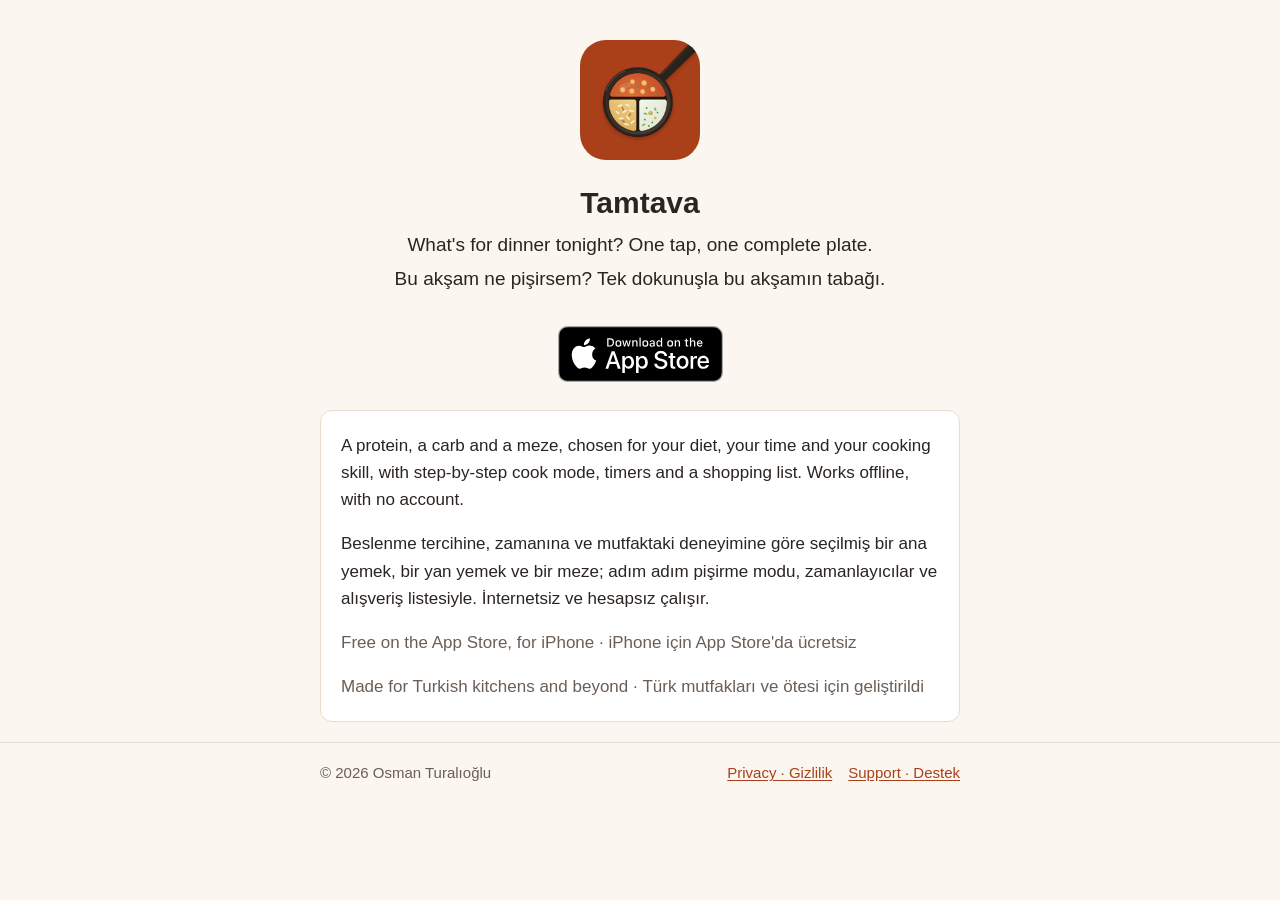
<file: index.html>
<!doctype html>
<html lang="en">
<head>
  <meta charset="utf-8">
  <meta name="viewport" content="width=device-width, initial-scale=1">
  <title>Tamtava · What's for dinner tonight?</title>
  <meta name="description" content="What's for dinner tonight? One tap, one complete plate. Bu akşam ne pişirsem? Tek dokunuşla bu akşamın tabağı.">
  <link rel="canonical" href="https://tamtava.com/">
  <link rel="icon" href="/favicon.png">
  <link rel="apple-touch-icon" href="/apple-touch-icon.png">
  <link rel="stylesheet" href="/style.css">
</head>
<body>
  <main id="main" class="wrap">
    <div class="hero">
      <img src="/icon-192.png" alt="The Tamtava icon: a pan seen from above with three dishes">
      <h1>Tamtava</h1>
      <p class="tagline">What's for dinner tonight? One tap, one complete plate.</p>
      <p class="tagline" lang="tr">Bu akşam ne pişirsem? Tek dokunuşla bu akşamın tabağı.</p>
    </div>

    <p class="store">
      <a href="https://apps.apple.com/app/tamtava/id6831713388"><img src="/app-store-badge.svg" width="120" height="40" alt="Download Tamtava on the App Store"></a>
    </p>

    <div class="card">
      <p>A protein, a carb and a meze, chosen for your diet, your time and your cooking skill, with step-by-step cook mode, timers and a shopping list. Works offline, with no account.</p>
      <p lang="tr">Beslenme tercihine, zamanına ve mutfaktaki deneyimine göre seçilmiş bir ana yemek, bir yan yemek ve bir meze; adım adım pişirme modu, zamanlayıcılar ve alışveriş listesiyle. İnternetsiz ve hesapsız çalışır.</p>
      <p class="meta">Free on the App Store, for iPhone · <span lang="tr">iPhone için App Store'da ücretsiz</span></p>
      <p class="meta">Made for Turkish kitchens and beyond · <span lang="tr">Türk mutfakları ve ötesi için geliştirildi</span></p>
    </div>
  </main>

  <footer class="site-footer">
    <div class="wrap">
      <span>© 2026 Osman Turalıoğlu</span>
      <nav aria-label="Site">
        <a href="/privacy">Privacy · Gizlilik</a>
        <a href="/support">Support · Destek</a>
      </nav>
    </div>
  </footer>
</body>
</html>
</file>
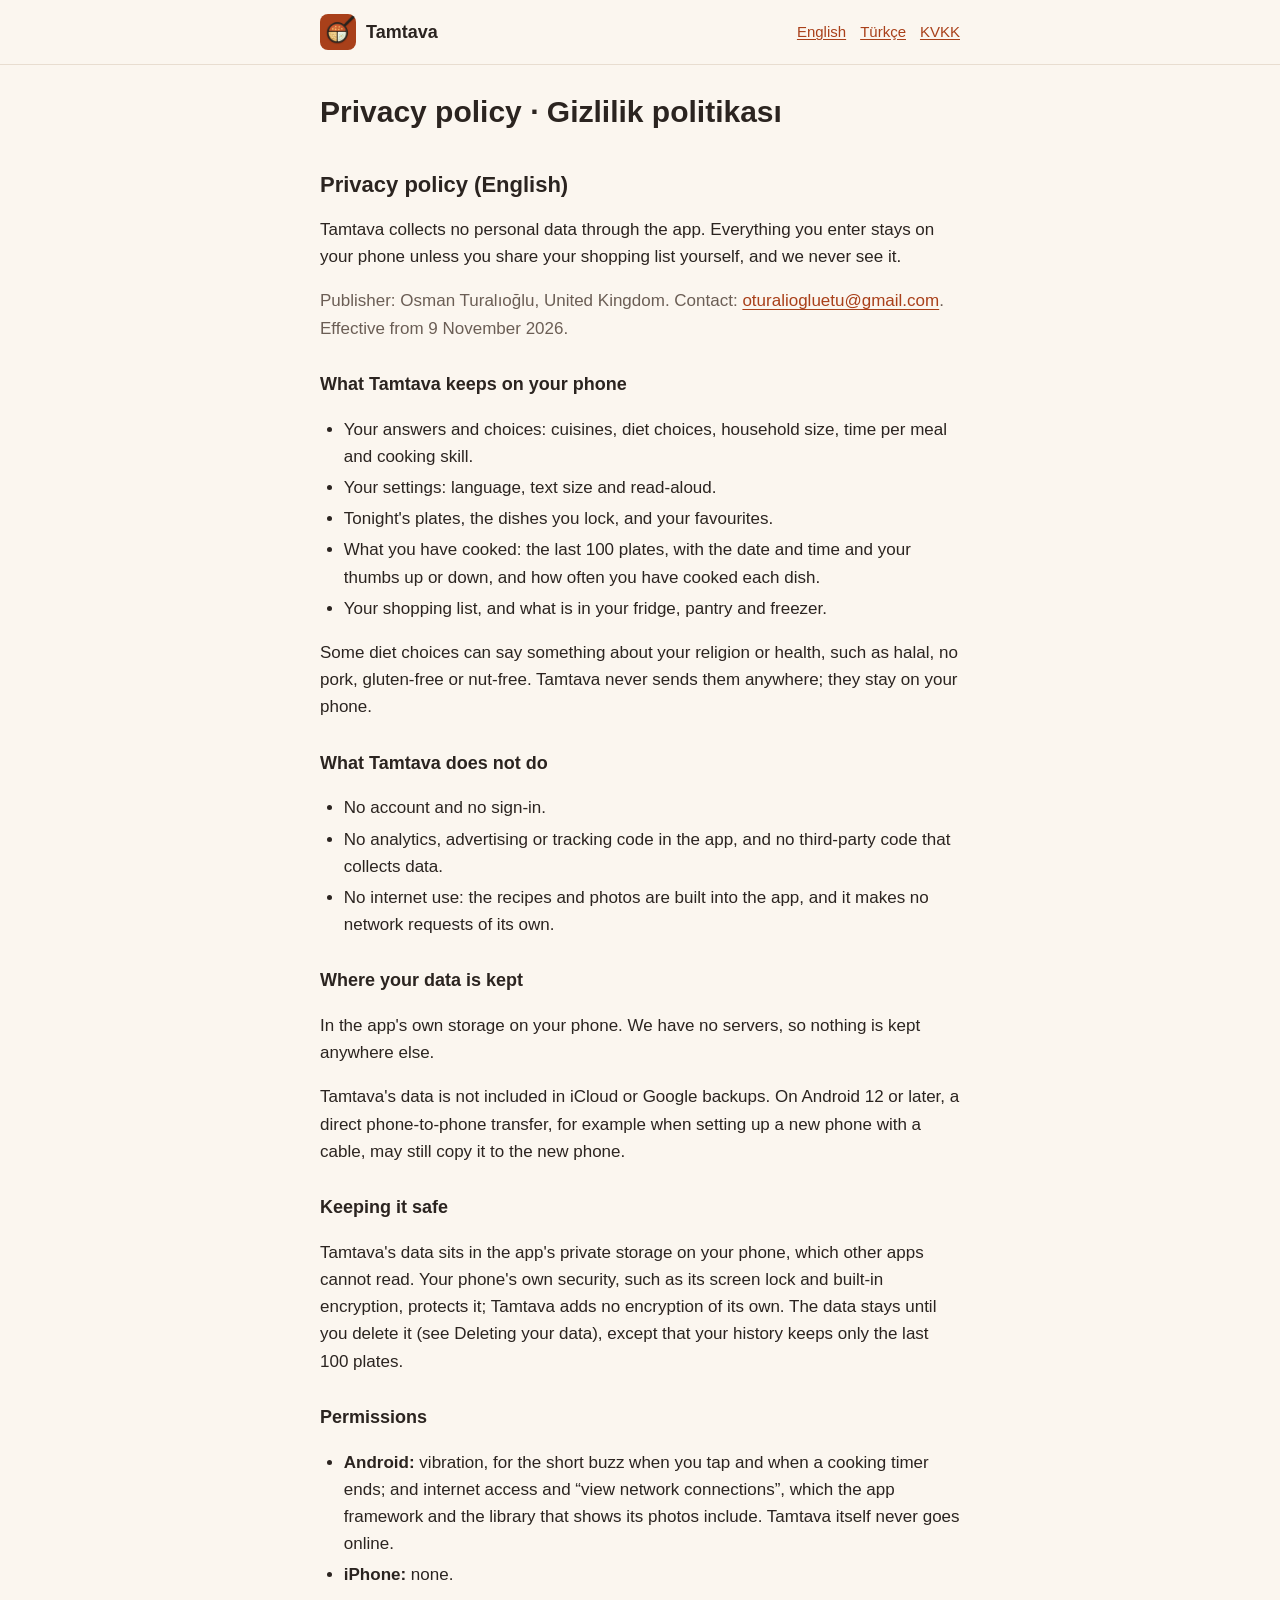
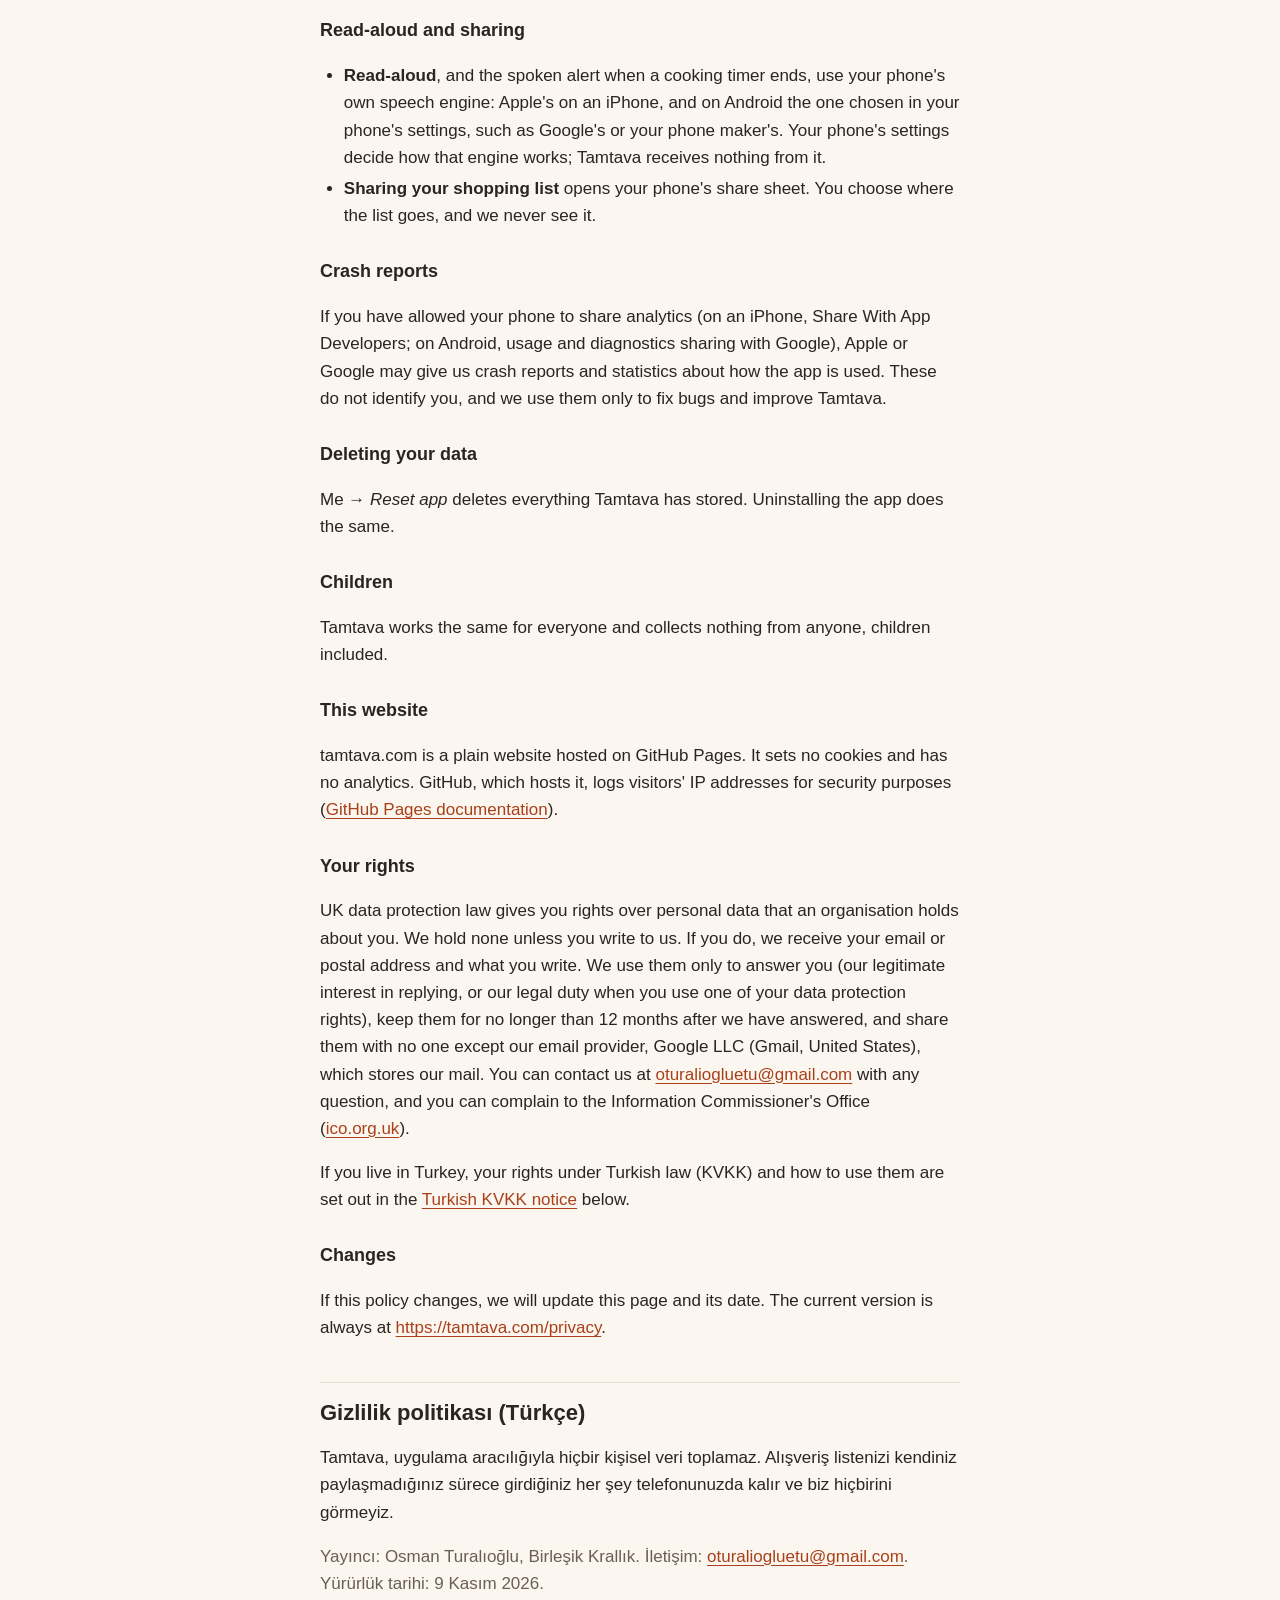
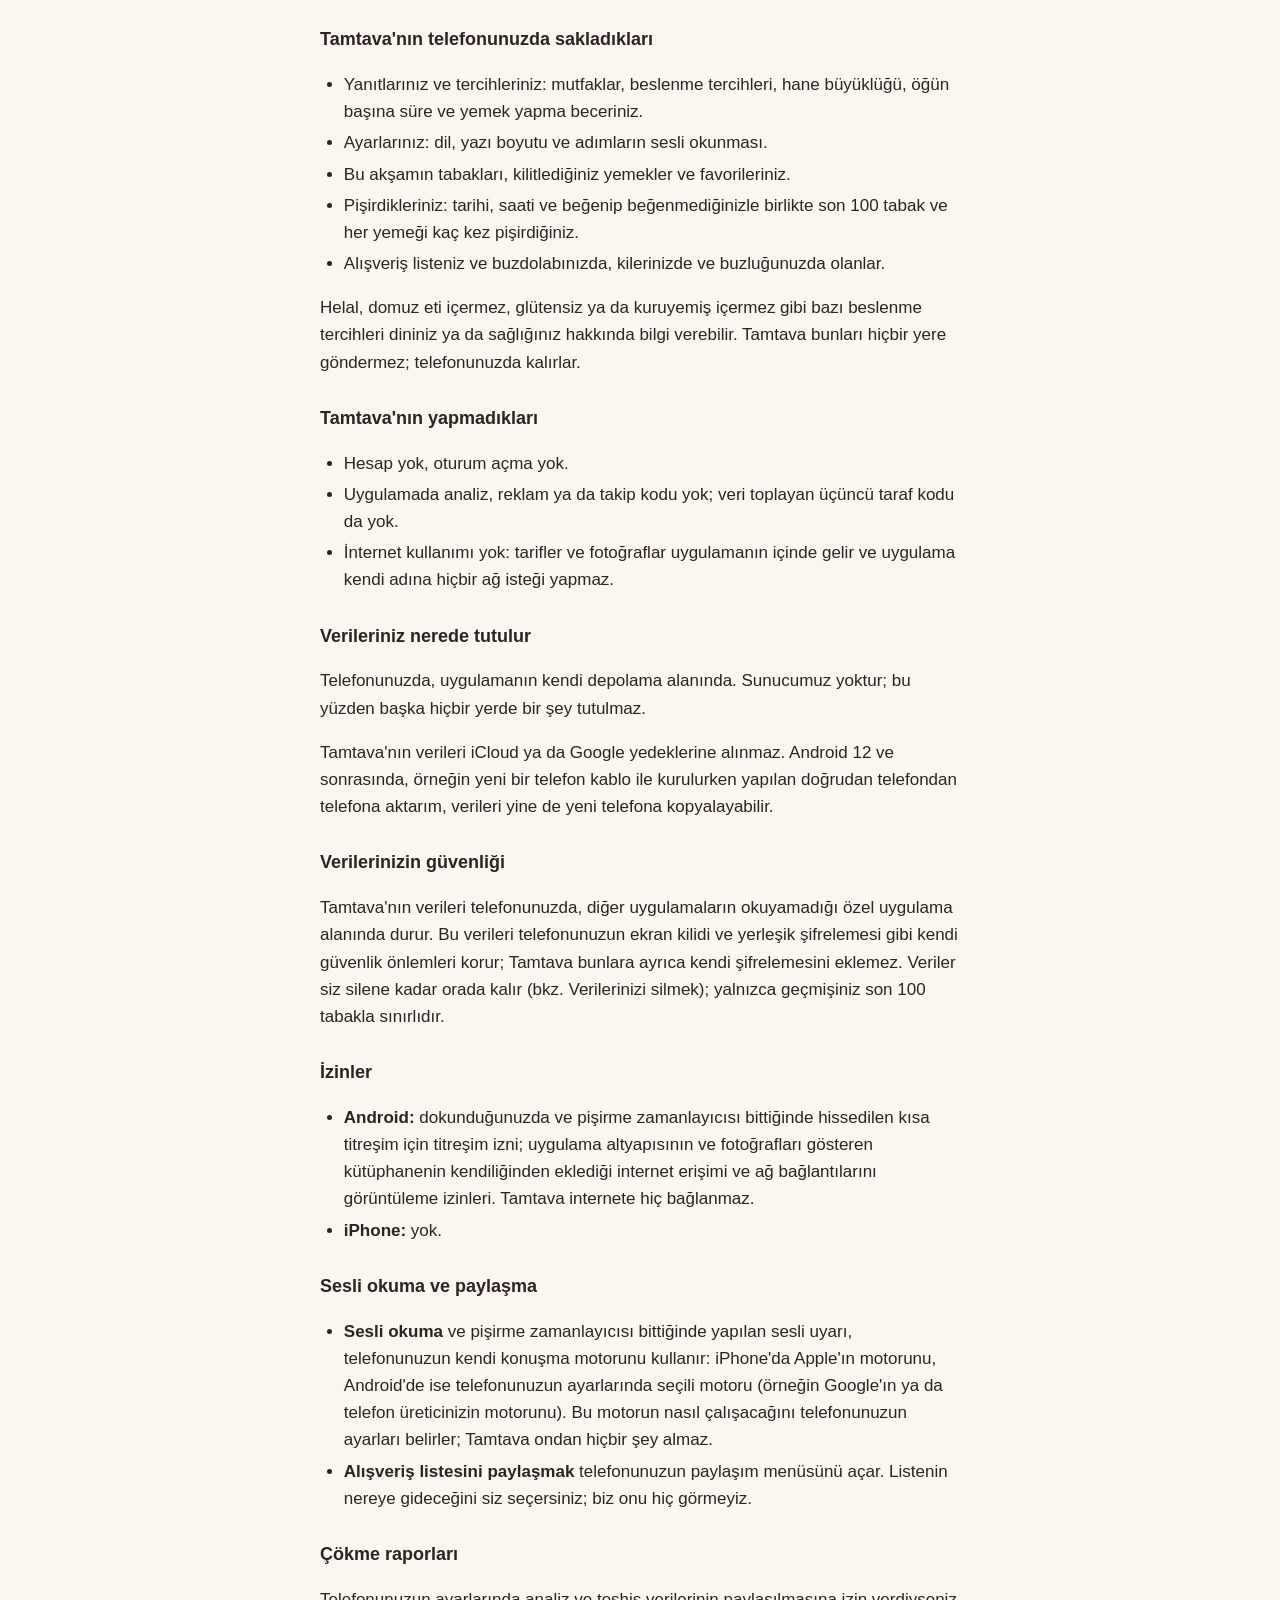
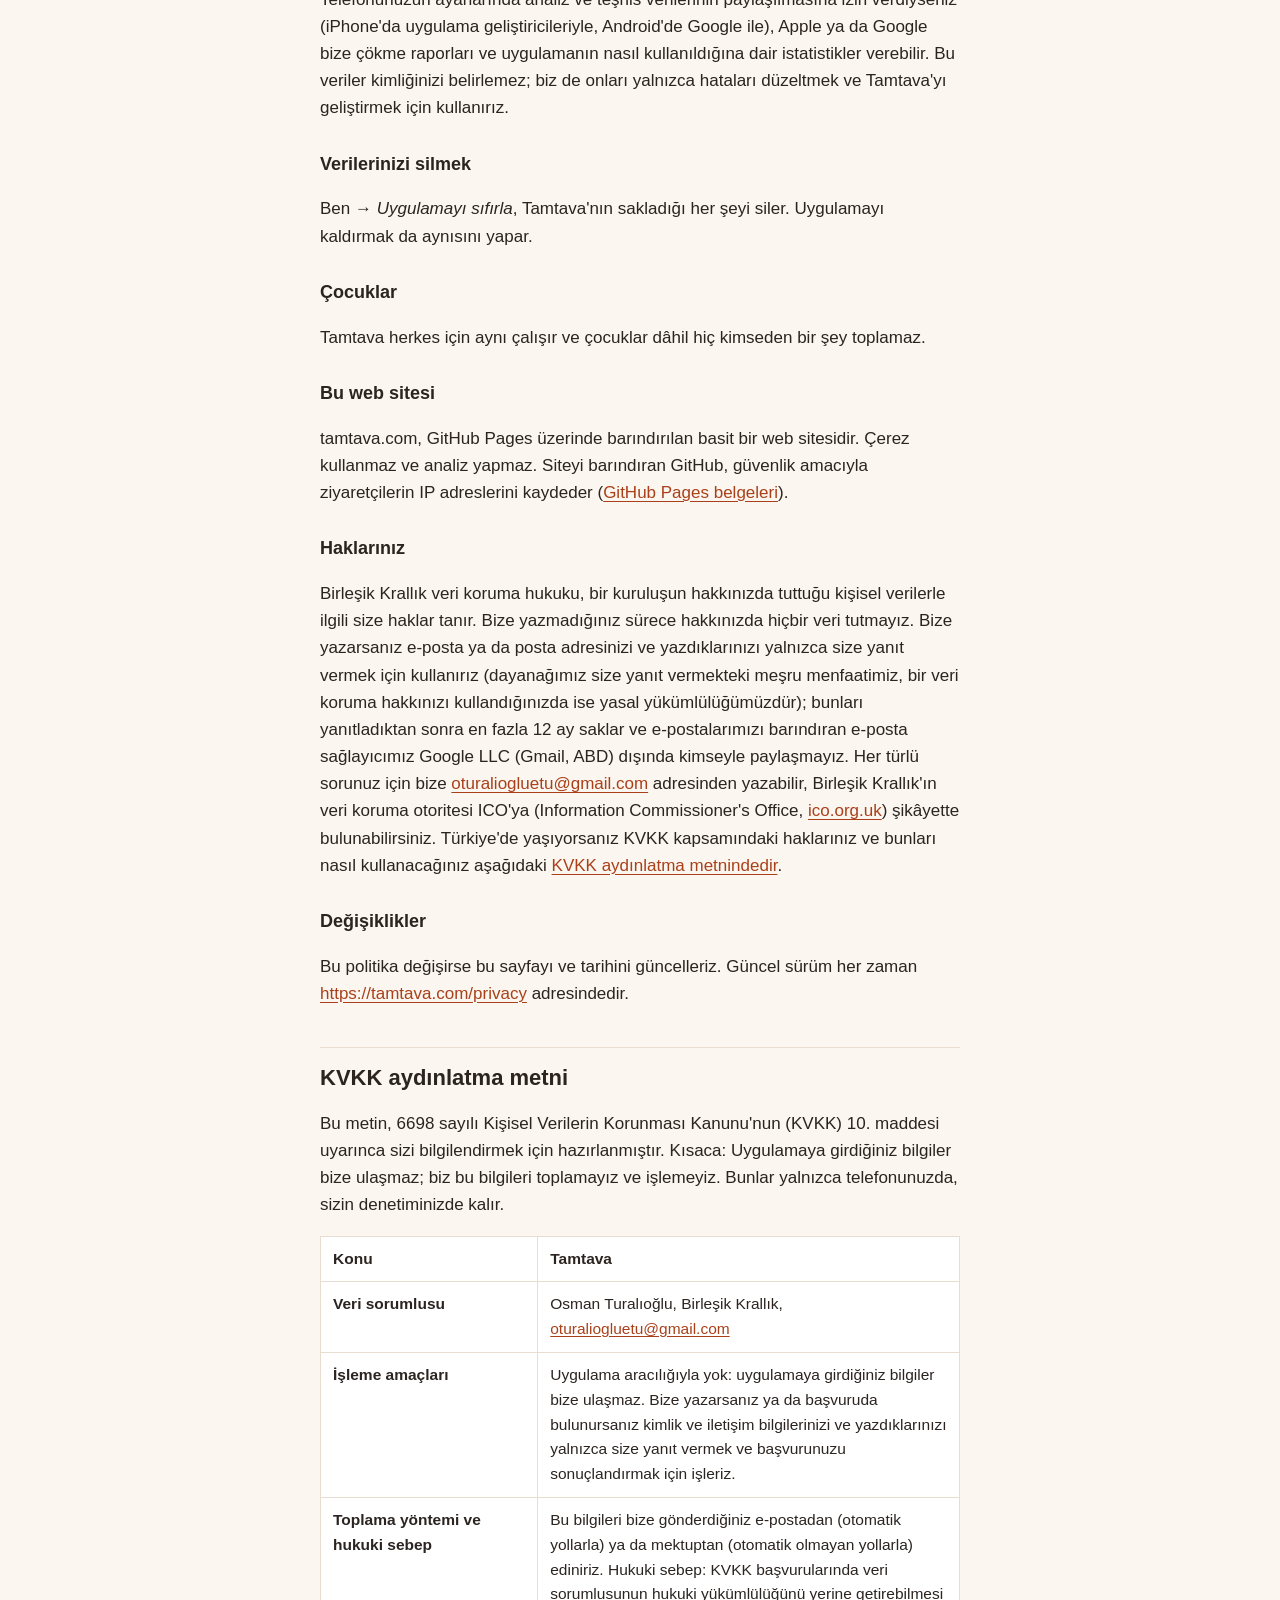
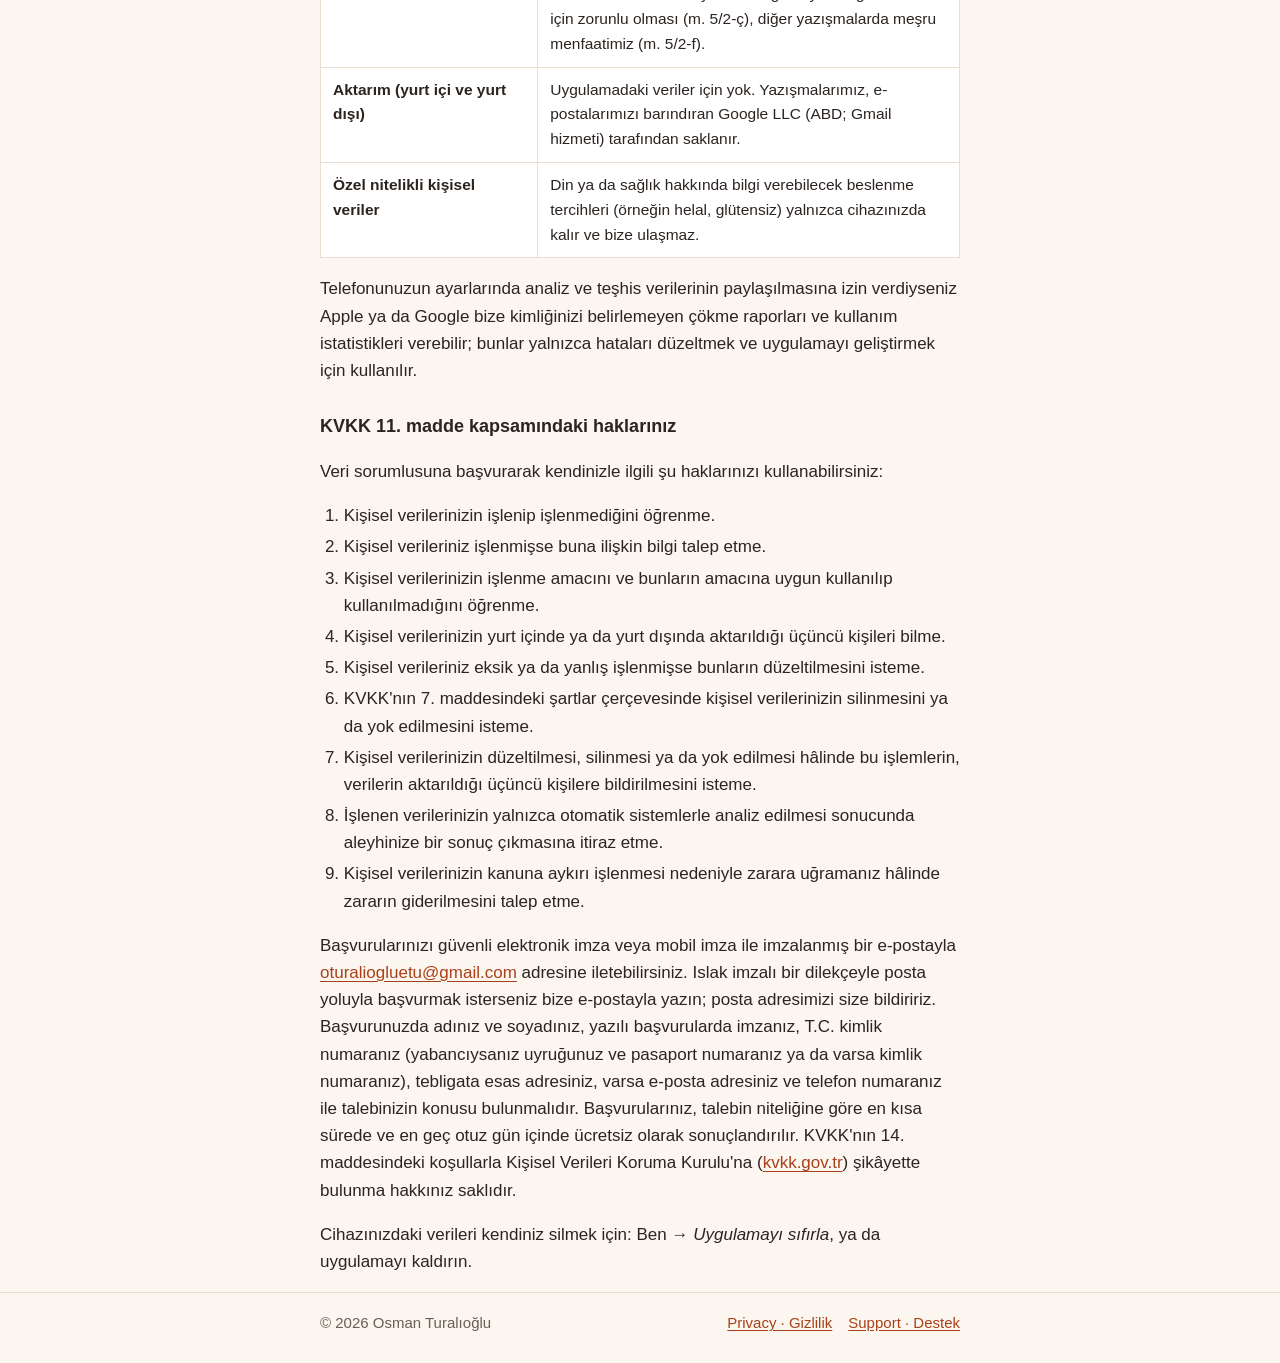
<file: privacy.html>
<!doctype html>
<html lang="en">
<head>
  <meta charset="utf-8">
  <meta name="viewport" content="width=device-width, initial-scale=1">
  <title>Privacy policy · Gizlilik politikası · Tamtava</title>
  <meta name="description" content="Tamtava collects no personal data through the app. Tamtava, uygulama aracılığıyla hiçbir kişisel veri toplamaz.">
  <link rel="canonical" href="https://tamtava.com/privacy">
  <link rel="icon" href="/favicon.png">
  <link rel="apple-touch-icon" href="/apple-touch-icon.png">
  <link rel="stylesheet" href="/style.css">
</head>
<body>
  <a class="skip" href="#main">Skip to the policy</a>
  <header class="site-header">
    <div class="wrap">
      <a class="brand" href="/"><img src="/icon-192.png" alt="">Tamtava</a>
      <nav class="lang" aria-label="Language / Dil">
        <a href="#en">English</a>
        <a href="#tr" lang="tr">Türkçe</a>
        <a href="#kvkk" lang="tr">KVKK</a>
      </nav>
    </div>
  </header>

  <main id="main" class="wrap">
    <h1>Privacy policy <span lang="tr">· Gizlilik politikası</span></h1>

    <section id="en">
      <h2>Privacy policy (English)</h2>
      <p>Tamtava collects no personal data through the app. Everything you enter stays on your phone unless you share your shopping list yourself, and we never see it.</p>
      <p class="meta">Publisher: Osman Turalıoğlu, United Kingdom. Contact: <a href="mailto:oturaliogluetu@gmail.com">oturaliogluetu@gmail.com</a>. Effective from 9 November 2026.</p>

      <h3>What Tamtava keeps on your phone</h3>
      <ul>
        <li>Your answers and choices: cuisines, diet choices, household size, time per meal and cooking skill.</li>
        <li>Your settings: language, text size and read-aloud.</li>
        <li>Tonight's plates, the dishes you lock, and your favourites.</li>
        <li>What you have cooked: the last 100 plates, with the date and time and your thumbs up or down, and how often you have cooked each dish.</li>
        <li>Your shopping list, and what is in your fridge, pantry and freezer.</li>
      </ul>
      <p>Some diet choices can say something about your religion or health, such as halal, no pork, gluten-free or nut-free. Tamtava never sends them anywhere; they stay on your phone.</p>

      <h3>What Tamtava does not do</h3>
      <ul>
        <li>No account and no sign-in.</li>
        <li>No analytics, advertising or tracking code in the app, and no third-party code that collects data.</li>
        <li>No internet use: the recipes and photos are built into the app, and it makes no network requests of its own.</li>
      </ul>

      <h3>Where your data is kept</h3>
      <p>In the app's own storage on your phone. We have no servers, so nothing is kept anywhere else.</p>
      <p>Tamtava's data is not included in iCloud or Google backups. On Android 12 or later, a direct phone-to-phone transfer, for example when setting up a new phone with a cable, may still copy it to the new phone.</p>

      <h3>Keeping it safe</h3>
      <p>Tamtava's data sits in the app's private storage on your phone, which other apps cannot read. Your phone's own security, such as its screen lock and built-in encryption, protects it; Tamtava adds no encryption of its own. The data stays until you delete it (see Deleting your data), except that your history keeps only the last 100 plates.</p>

      <h3>Permissions</h3>
      <ul>
        <li><strong>Android:</strong> vibration, for the short buzz when you tap and when a cooking timer ends; and internet access and “view network connections”, which the app framework and the library that shows its photos include. Tamtava itself never goes online.</li>
        <li><strong>iPhone:</strong> none.</li>
      </ul>

      <h3>Read-aloud and sharing</h3>
      <ul>
        <li><strong>Read-aloud</strong>, and the spoken alert when a cooking timer ends, use your phone's own speech engine: Apple's on an iPhone, and on Android the one chosen in your phone's settings, such as Google's or your phone maker's. Your phone's settings decide how that engine works; Tamtava receives nothing from it.</li>
        <li><strong>Sharing your shopping list</strong> opens your phone's share sheet. You choose where the list goes, and we never see it.</li>
      </ul>

      <h3>Crash reports</h3>
      <p>If you have allowed your phone to share analytics (on an iPhone, Share With App Developers; on Android, usage and diagnostics sharing with Google), Apple or Google may give us crash reports and statistics about how the app is used. These do not identify you, and we use them only to fix bugs and improve Tamtava.</p>

      <h3>Deleting your data</h3>
      <p>Me → <em>Reset app</em> deletes everything Tamtava has stored. Uninstalling the app does the same.</p>

      <h3>Children</h3>
      <p>Tamtava works the same for everyone and collects nothing from anyone, children included.</p>

      <h3>This website</h3>
      <p>tamtava.com is a plain website hosted on GitHub Pages. It sets no cookies and has no analytics. GitHub, which hosts it, logs visitors' IP addresses for security purposes (<a href="https://docs.github.com/en/pages/getting-started-with-github-pages/what-is-github-pages">GitHub Pages documentation</a>).</p>

      <h3>Your rights</h3>
      <p>UK data protection law gives you rights over personal data that an organisation holds about you. We hold none unless you write to us. If you do, we receive your email or postal address and what you write. We use them only to answer you (our legitimate interest in replying, or our legal duty when you use one of your data protection rights), keep them for no longer than 12 months after we have answered, and share them with no one except our email provider, Google LLC (Gmail, United States), which stores our mail. You can contact us at <a href="mailto:oturaliogluetu@gmail.com">oturaliogluetu@gmail.com</a> with any question, and you can complain to the Information Commissioner's Office (<a href="https://ico.org.uk">ico.org.uk</a>).</p>
      <p>If you live in Turkey, your rights under Turkish law (KVKK) and how to use them are set out in the <a href="#kvkk">Turkish KVKK notice</a> below.</p>

      <h3>Changes</h3>
      <p>If this policy changes, we will update this page and its date. The current version is always at <a href="https://tamtava.com/privacy">https://tamtava.com/privacy</a>.</p>
    </section>

    <section id="tr" lang="tr">
      <h2>Gizlilik politikası (Türkçe)</h2>
      <p>Tamtava, uygulama aracılığıyla hiçbir kişisel veri toplamaz. Alışveriş listenizi kendiniz paylaşmadığınız sürece girdiğiniz her şey telefonunuzda kalır ve biz hiçbirini görmeyiz.</p>
      <p class="meta">Yayıncı: Osman Turalıoğlu, Birleşik Krallık. İletişim: <a href="mailto:oturaliogluetu@gmail.com">oturaliogluetu@gmail.com</a>. Yürürlük tarihi: 9 Kasım 2026.</p>

      <h3>Tamtava'nın telefonunuzda sakladıkları</h3>
      <ul>
        <li>Yanıtlarınız ve tercihleriniz: mutfaklar, beslenme tercihleri, hane büyüklüğü, öğün başına süre ve yemek yapma beceriniz.</li>
        <li>Ayarlarınız: dil, yazı boyutu ve adımların sesli okunması.</li>
        <li>Bu akşamın tabakları, kilitlediğiniz yemekler ve favorileriniz.</li>
        <li>Pişirdikleriniz: tarihi, saati ve beğenip beğenmediğinizle birlikte son 100 tabak ve her yemeği kaç kez pişirdiğiniz.</li>
        <li>Alışveriş listeniz ve buzdolabınızda, kilerinizde ve buzluğunuzda olanlar.</li>
      </ul>
      <p>Helal, domuz eti içermez, glütensiz ya da kuruyemiş içermez gibi bazı beslenme tercihleri dininiz ya da sağlığınız hakkında bilgi verebilir. Tamtava bunları hiçbir yere göndermez; telefonunuzda kalırlar.</p>

      <h3>Tamtava'nın yapmadıkları</h3>
      <ul>
        <li>Hesap yok, oturum açma yok.</li>
        <li>Uygulamada analiz, reklam ya da takip kodu yok; veri toplayan üçüncü taraf kodu da yok.</li>
        <li>İnternet kullanımı yok: tarifler ve fotoğraflar uygulamanın içinde gelir ve uygulama kendi adına hiçbir ağ isteği yapmaz.</li>
      </ul>

      <h3>Verileriniz nerede tutulur</h3>
      <p>Telefonunuzda, uygulamanın kendi depolama alanında. Sunucumuz yoktur; bu yüzden başka hiçbir yerde bir şey tutulmaz.</p>
      <p>Tamtava'nın verileri iCloud ya da Google yedeklerine alınmaz. Android 12 ve sonrasında, örneğin yeni bir telefon kablo ile kurulurken yapılan doğrudan telefondan telefona aktarım, verileri yine de yeni telefona kopyalayabilir.</p>

      <h3>Verilerinizin güvenliği</h3>
      <p>Tamtava'nın verileri telefonunuzda, diğer uygulamaların okuyamadığı özel uygulama alanında durur. Bu verileri telefonunuzun ekran kilidi ve yerleşik şifrelemesi gibi kendi güvenlik önlemleri korur; Tamtava bunlara ayrıca kendi şifrelemesini eklemez. Veriler siz silene kadar orada kalır (bkz. Verilerinizi silmek); yalnızca geçmişiniz son 100 tabakla sınırlıdır.</p>

      <h3>İzinler</h3>
      <ul>
        <li><strong>Android:</strong> dokunduğunuzda ve pişirme zamanlayıcısı bittiğinde hissedilen kısa titreşim için titreşim izni; uygulama altyapısının ve fotoğrafları gösteren kütüphanenin kendiliğinden eklediği internet erişimi ve ağ bağlantılarını görüntüleme izinleri. Tamtava internete hiç bağlanmaz.</li>
        <li><strong>iPhone:</strong> yok.</li>
      </ul>

      <h3>Sesli okuma ve paylaşma</h3>
      <ul>
        <li><strong>Sesli okuma</strong> ve pişirme zamanlayıcısı bittiğinde yapılan sesli uyarı, telefonunuzun kendi konuşma motorunu kullanır: iPhone'da Apple'ın motorunu, Android'de ise telefonunuzun ayarlarında seçili motoru (örneğin Google'ın ya da telefon üreticinizin motorunu). Bu motorun nasıl çalışacağını telefonunuzun ayarları belirler; Tamtava ondan hiçbir şey almaz.</li>
        <li><strong>Alışveriş listesini paylaşmak</strong> telefonunuzun paylaşım menüsünü açar. Listenin nereye gideceğini siz seçersiniz; biz onu hiç görmeyiz.</li>
      </ul>

      <h3>Çökme raporları</h3>
      <p>Telefonunuzun ayarlarında analiz ve teşhis verilerinin paylaşılmasına izin verdiyseniz (iPhone'da uygulama geliştiricileriyle, Android'de Google ile), Apple ya da Google bize çökme raporları ve uygulamanın nasıl kullanıldığına dair istatistikler verebilir. Bu veriler kimliğinizi belirlemez; biz de onları yalnızca hataları düzeltmek ve Tamtava'yı geliştirmek için kullanırız.</p>

      <h3>Verilerinizi silmek</h3>
      <p>Ben → <em>Uygulamayı sıfırla</em>, Tamtava'nın sakladığı her şeyi siler. Uygulamayı kaldırmak da aynısını yapar.</p>

      <h3>Çocuklar</h3>
      <p>Tamtava herkes için aynı çalışır ve çocuklar dâhil hiç kimseden bir şey toplamaz.</p>

      <h3>Bu web sitesi</h3>
      <p>tamtava.com, GitHub Pages üzerinde barındırılan basit bir web sitesidir. Çerez kullanmaz ve analiz yapmaz. Siteyi barındıran GitHub, güvenlik amacıyla ziyaretçilerin IP adreslerini kaydeder (<a href="https://docs.github.com/en/pages/getting-started-with-github-pages/what-is-github-pages">GitHub Pages belgeleri</a>).</p>

      <h3>Haklarınız</h3>
      <p>Birleşik Krallık veri koruma hukuku, bir kuruluşun hakkınızda tuttuğu kişisel verilerle ilgili size haklar tanır. Bize yazmadığınız sürece hakkınızda hiçbir veri tutmayız. Bize yazarsanız e-posta ya da posta adresinizi ve yazdıklarınızı yalnızca size yanıt vermek için kullanırız (dayanağımız size yanıt vermekteki meşru menfaatimiz, bir veri koruma hakkınızı kullandığınızda ise yasal yükümlülüğümüzdür); bunları yanıtladıktan sonra en fazla 12 ay saklar ve e-postalarımızı barındıran e-posta sağlayıcımız Google LLC (Gmail, ABD) dışında kimseyle paylaşmayız. Her türlü sorunuz için bize <a href="mailto:oturaliogluetu@gmail.com">oturaliogluetu@gmail.com</a> adresinden yazabilir, Birleşik Krallık'ın veri koruma otoritesi ICO'ya (Information Commissioner's Office, <a href="https://ico.org.uk">ico.org.uk</a>) şikâyette bulunabilirsiniz. Türkiye'de yaşıyorsanız KVKK kapsamındaki haklarınız ve bunları nasıl kullanacağınız aşağıdaki <a href="#kvkk">KVKK aydınlatma metnindedir</a>.</p>

      <h3>Değişiklikler</h3>
      <p>Bu politika değişirse bu sayfayı ve tarihini güncelleriz. Güncel sürüm her zaman <a href="https://tamtava.com/privacy">https://tamtava.com/privacy</a> adresindedir.</p>
    </section>

    <section id="kvkk" lang="tr">
      <h2>KVKK aydınlatma metni</h2>
      <p>Bu metin, 6698 sayılı Kişisel Verilerin Korunması Kanunu'nun (KVKK) 10. maddesi uyarınca sizi bilgilendirmek için hazırlanmıştır. Kısaca: Uygulamaya girdiğiniz bilgiler bize ulaşmaz; biz bu bilgileri toplamayız ve işlemeyiz. Bunlar yalnızca telefonunuzda, sizin denetiminizde kalır.</p>
      <table>
        <thead>
          <tr><th scope="col">Konu</th><td><strong>Tamtava</strong></td></tr>
        </thead>
        <tbody>
          <tr><th scope="row">Veri sorumlusu</th><td>Osman Turalıoğlu, Birleşik Krallık, <a href="mailto:oturaliogluetu@gmail.com">oturaliogluetu@gmail.com</a></td></tr>
          <tr><th scope="row">İşleme amaçları</th><td>Uygulama aracılığıyla yok: uygulamaya girdiğiniz bilgiler bize ulaşmaz. Bize yazarsanız ya da başvuruda bulunursanız kimlik ve iletişim bilgilerinizi ve yazdıklarınızı yalnızca size yanıt vermek ve başvurunuzu sonuçlandırmak için işleriz.</td></tr>
          <tr><th scope="row">Toplama yöntemi ve hukuki sebep</th><td>Bu bilgileri bize gönderdiğiniz e-postadan (otomatik yollarla) ya da mektuptan (otomatik olmayan yollarla) ediniriz. Hukuki sebep: KVKK başvurularında veri sorumlusunun hukuki yükümlülüğünü yerine getirebilmesi için zorunlu olması (m. 5/2-ç), diğer yazışmalarda meşru menfaatimiz (m. 5/2-f).</td></tr>
          <tr><th scope="row">Aktarım (yurt içi ve yurt dışı)</th><td>Uygulamadaki veriler için yok. Yazışmalarımız, e-postalarımızı barındıran Google LLC (ABD; Gmail hizmeti) tarafından saklanır.</td></tr>
          <tr><th scope="row">Özel nitelikli kişisel veriler</th><td>Din ya da sağlık hakkında bilgi verebilecek beslenme tercihleri (örneğin helal, glütensiz) yalnızca cihazınızda kalır ve bize ulaşmaz.</td></tr>
        </tbody>
      </table>
      <p>Telefonunuzun ayarlarında analiz ve teşhis verilerinin paylaşılmasına izin verdiyseniz Apple ya da Google bize kimliğinizi belirlemeyen çökme raporları ve kullanım istatistikleri verebilir; bunlar yalnızca hataları düzeltmek ve uygulamayı geliştirmek için kullanılır.</p>

      <h3>KVKK 11. madde kapsamındaki haklarınız</h3>
      <p>Veri sorumlusuna başvurarak kendinizle ilgili şu haklarınızı kullanabilirsiniz:</p>
      <ol>
        <li>Kişisel verilerinizin işlenip işlenmediğini öğrenme.</li>
        <li>Kişisel verileriniz işlenmişse buna ilişkin bilgi talep etme.</li>
        <li>Kişisel verilerinizin işlenme amacını ve bunların amacına uygun kullanılıp kullanılmadığını öğrenme.</li>
        <li>Kişisel verilerinizin yurt içinde ya da yurt dışında aktarıldığı üçüncü kişileri bilme.</li>
        <li>Kişisel verileriniz eksik ya da yanlış işlenmişse bunların düzeltilmesini isteme.</li>
        <li>KVKK'nın 7. maddesindeki şartlar çerçevesinde kişisel verilerinizin silinmesini ya da yok edilmesini isteme.</li>
        <li>Kişisel verilerinizin düzeltilmesi, silinmesi ya da yok edilmesi hâlinde bu işlemlerin, verilerin aktarıldığı üçüncü kişilere bildirilmesini isteme.</li>
        <li>İşlenen verilerinizin yalnızca otomatik sistemlerle analiz edilmesi sonucunda aleyhinize bir sonuç çıkmasına itiraz etme.</li>
        <li>Kişisel verilerinizin kanuna aykırı işlenmesi nedeniyle zarara uğramanız hâlinde zararın giderilmesini talep etme.</li>
      </ol>
      <p>Başvurularınızı güvenli elektronik imza veya mobil imza ile imzalanmış bir e-postayla <a href="mailto:oturaliogluetu@gmail.com">oturaliogluetu@gmail.com</a> adresine iletebilirsiniz. Islak imzalı bir dilekçeyle posta yoluyla başvurmak isterseniz bize e-postayla yazın; posta adresimizi size bildiririz. Başvurunuzda adınız ve soyadınız, yazılı başvurularda imzanız, T.C. kimlik numaranız (yabancıysanız uyruğunuz ve pasaport numaranız ya da varsa kimlik numaranız), tebligata esas adresiniz, varsa e-posta adresiniz ve telefon numaranız ile talebinizin konusu bulunmalıdır. Başvurularınız, talebin niteliğine göre en kısa sürede ve en geç otuz gün içinde ücretsiz olarak sonuçlandırılır. KVKK'nın 14. maddesindeki koşullarla Kişisel Verileri Koruma Kurulu'na (<a href="https://www.kvkk.gov.tr">kvkk.gov.tr</a>) şikâyette bulunma hakkınız saklıdır.</p>
      <p>Cihazınızdaki verileri kendiniz silmek için: Ben → <em>Uygulamayı sıfırla</em>, ya da uygulamayı kaldırın.</p>
    </section>
  </main>

  <footer class="site-footer">
    <div class="wrap">
      <span>© 2026 Osman Turalıoğlu</span>
      <nav aria-label="Site">
        <a href="/privacy">Privacy · Gizlilik</a>
        <a href="/support">Support · Destek</a>
      </nav>
    </div>
  </footer>
  <script>
    // On a phone set to Turkish, open at the Turkish text unless the link already names a part.
    (function () {
      try {
        if (!location.hash && /^tr\b/i.test(navigator.language || '')) {
          var tr = document.getElementById('tr');
          if (tr) {
            history.replaceState(null, '', '#tr');
            tr.scrollIntoView();
          }
        }
      } catch (e) {}
    })();
  </script>
</body>
</html>
</file>
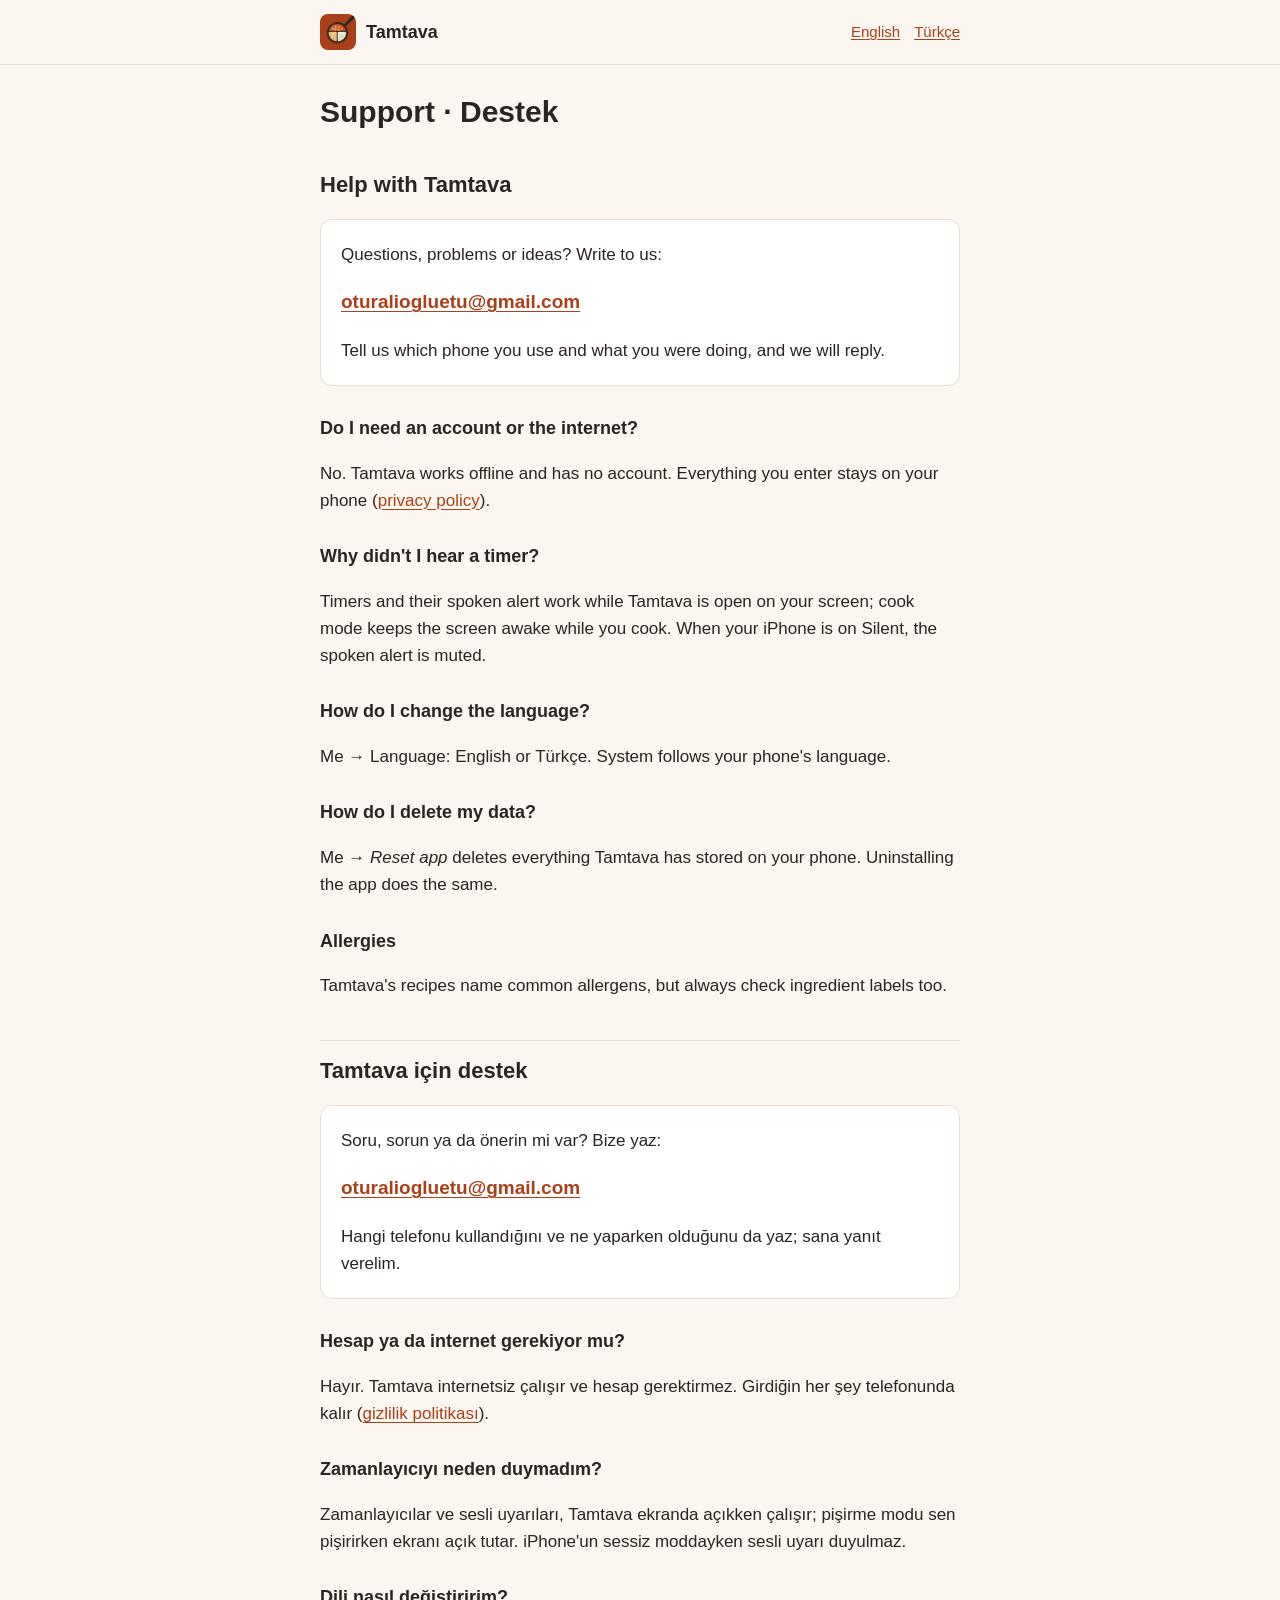
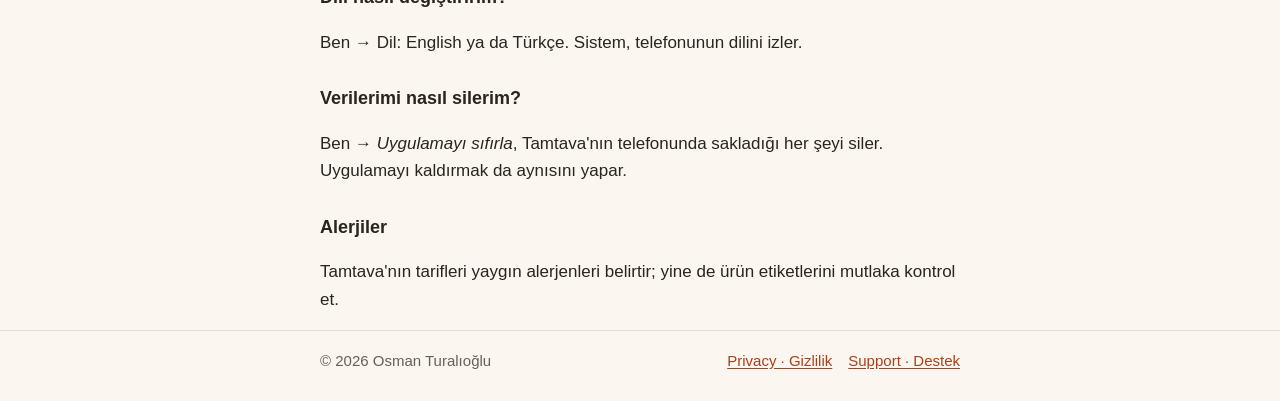
<file: support.html>
<!doctype html>
<html lang="en">
<head>
  <meta charset="utf-8">
  <meta name="viewport" content="width=device-width, initial-scale=1">
  <title>Support · Destek · Tamtava</title>
  <meta name="description" content="Help with Tamtava: contact and common questions. Tamtava için destek.">
  <link rel="canonical" href="https://tamtava.com/support">
  <link rel="icon" href="/favicon.png">
  <link rel="apple-touch-icon" href="/apple-touch-icon.png">
  <link rel="stylesheet" href="/style.css">
</head>
<body>
  <a class="skip" href="#main">Skip to support</a>
  <header class="site-header">
    <div class="wrap">
      <a class="brand" href="/"><img src="/icon-192.png" alt="">Tamtava</a>
      <nav class="lang" aria-label="Language / Dil">
        <a href="#en">English</a>
        <a href="#tr" lang="tr">Türkçe</a>
      </nav>
    </div>
  </header>

  <main id="main" class="wrap">
    <h1>Support <span lang="tr">· Destek</span></h1>

    <section id="en">
      <h2>Help with Tamtava</h2>
      <div class="card">
        <p>Questions, problems or ideas? Write to us:</p>
        <p class="contact"><a href="mailto:oturaliogluetu@gmail.com">oturaliogluetu@gmail.com</a></p>
        <p>Tell us which phone you use and what you were doing, and we will reply.</p>
      </div>

      <h3>Do I need an account or the internet?</h3>
      <p>No. Tamtava works offline and has no account. Everything you enter stays on your phone (<a href="/privacy">privacy policy</a>).</p>

      <h3>Why didn't I hear a timer?</h3>
      <p>Timers and their spoken alert work while Tamtava is open on your screen; cook mode keeps the screen awake while you cook. When your iPhone is on Silent, the spoken alert is muted.</p>

      <h3>How do I change the language?</h3>
      <p>Me → Language: English or Türkçe. System follows your phone's language.</p>

      <h3>How do I delete my data?</h3>
      <p>Me → <em>Reset app</em> deletes everything Tamtava has stored on your phone. Uninstalling the app does the same.</p>

      <h3>Allergies</h3>
      <p>Tamtava's recipes name common allergens, but always check ingredient labels too.</p>
    </section>

    <section id="tr" lang="tr">
      <h2>Tamtava için destek</h2>
      <div class="card">
        <p>Soru, sorun ya da önerin mi var? Bize yaz:</p>
        <p class="contact"><a href="mailto:oturaliogluetu@gmail.com">oturaliogluetu@gmail.com</a></p>
        <p>Hangi telefonu kullandığını ve ne yaparken olduğunu da yaz; sana yanıt verelim.</p>
      </div>

      <h3>Hesap ya da internet gerekiyor mu?</h3>
      <p>Hayır. Tamtava internetsiz çalışır ve hesap gerektirmez. Girdiğin her şey telefonunda kalır (<a href="/privacy#tr">gizlilik politikası</a>).</p>

      <h3>Zamanlayıcıyı neden duymadım?</h3>
      <p>Zamanlayıcılar ve sesli uyarıları, Tamtava ekranda açıkken çalışır; pişirme modu sen pişirirken ekranı açık tutar. iPhone'un sessiz moddayken sesli uyarı duyulmaz.</p>

      <h3>Dili nasıl değiştiririm?</h3>
      <p>Ben → Dil: English ya da Türkçe. Sistem, telefonunun dilini izler.</p>

      <h3>Verilerimi nasıl silerim?</h3>
      <p>Ben → <em>Uygulamayı sıfırla</em>, Tamtava'nın telefonunda sakladığı her şeyi siler. Uygulamayı kaldırmak da aynısını yapar.</p>

      <h3>Alerjiler</h3>
      <p>Tamtava'nın tarifleri yaygın alerjenleri belirtir; yine de ürün etiketlerini mutlaka kontrol et.</p>
    </section>
  </main>

  <footer class="site-footer">
    <div class="wrap">
      <span>© 2026 Osman Turalıoğlu</span>
      <nav aria-label="Site">
        <a href="/privacy">Privacy · Gizlilik</a>
        <a href="/support">Support · Destek</a>
      </nav>
    </div>
  </footer>
  <script>
    // On a phone set to Turkish, open at the Turkish text unless the link already names a part.
    (function () {
      try {
        if (!location.hash && /^tr\b/i.test(navigator.language || '')) {
          var tr = document.getElementById('tr');
          if (tr) {
            history.replaceState(null, '', '#tr');
            tr.scrollIntoView();
          }
        }
      } catch (e) {}
    })();
  </script>
</body>
</html>
</file>
<file: style.css>
/* Tamtava's site: the app's own palette (warm cream, terracotta), light and dark, no web fonts. */
:root {
  --bg: #fbf6ef;
  --surface: #ffffff;
  --text: #2b2420;
  --muted: #6b5e55;
  --accent: #a9401a;
  --border: #e8ddd0;
  color-scheme: light;
}

@media (prefers-color-scheme: dark) {
  :root {
    --bg: #1c1714;
    --surface: #26201c;
    --text: #f3ece4;
    --muted: #b9aba0;
    --accent: #e07a52;
    --border: #3a312b;
    color-scheme: dark;
  }
}

*,
*::before,
*::after {
  box-sizing: border-box;
}

html {
  -webkit-text-size-adjust: 100%;
  text-size-adjust: 100%;
}

body {
  margin: 0;
  background: var(--bg);
  color: var(--text);
  font-family: -apple-system, BlinkMacSystemFont, "Segoe UI", Roboto, Helvetica, Arial, sans-serif;
  font-size: 1.0625rem;
  line-height: 1.6;
}

a {
  color: var(--accent);
  text-underline-offset: 0.15em;
}

a:focus-visible {
  outline: 3px solid var(--accent);
  outline-offset: 2px;
  border-radius: 2px;
}

.skip {
  position: absolute;
  left: -999px;
}

.skip:focus {
  left: 16px;
  top: 16px;
  background: var(--surface);
  padding: 8px 12px;
  z-index: 1;
}

.wrap {
  max-width: 42rem;
  margin: 0 auto;
  padding: 0 16px;
}

.site-header {
  border-bottom: 1px solid var(--border);
}

.site-header .wrap {
  display: flex;
  align-items: center;
  justify-content: space-between;
  gap: 12px;
  padding-top: 14px;
  padding-bottom: 14px;
}

.brand {
  display: inline-flex;
  align-items: center;
  gap: 10px;
  color: var(--text);
  font-weight: 700;
  font-size: 1.125rem;
  text-decoration: none;
}

.brand img {
  width: 36px;
  height: 36px;
  border-radius: 8px;
}

.lang {
  display: flex;
  flex-wrap: wrap;
  gap: 4px 14px;
  font-size: 0.9375rem;
}

main {
  padding-top: 8px;
  padding-bottom: 48px;
}

h1 {
  font-size: 1.875rem;
  line-height: 1.25;
  margin: 28px 0 8px;
}

h2 {
  font-size: 1.375rem;
  line-height: 1.3;
  margin: 40px 0 8px;
  padding-top: 16px;
  border-top: 1px solid var(--border);
}

h3 {
  font-size: 1.125rem;
  margin: 28px 0 4px;
}

section:first-of-type > h2:first-child {
  border-top: 0;
  padding-top: 0;
}

.meta {
  color: var(--muted);
}

ul,
ol {
  padding-left: 1.4em;
}

li + li {
  margin-top: 4px;
}

table {
  width: 100%;
  border-collapse: collapse;
  margin: 16px 0;
  font-size: 0.9688rem;
  background: var(--surface);
}

th,
td {
  text-align: left;
  vertical-align: top;
  padding: 10px 12px;
  border: 1px solid var(--border);
}

th {
  width: 34%;
  font-weight: 600;
}

.hero {
  text-align: center;
  padding: 40px 0 8px;
}

.hero img {
  width: 120px;
  height: 120px;
  border-radius: 26px;
}

.hero h1 {
  margin-top: 16px;
}

.tagline {
  font-size: 1.1875rem;
  margin: 4px 0;
}

/* Apple's "Download on the App Store" badge, unchanged (Apple's rules); at least 40px tall on screen. */
.store {
  text-align: center;
  margin: 20px 0 8px;
}

.store a {
  display: inline-block;
  line-height: 0;
  border-radius: 8px;
}

.store img {
  width: 165px;
  height: auto;
}

.card {
  background: var(--surface);
  border: 1px solid var(--border);
  border-radius: 12px;
  padding: 4px 20px;
  margin: 20px 0;
}

.contact {
  font-size: 1.1875rem;
  font-weight: 600;
  word-break: break-word;
}

.site-footer {
  border-top: 1px solid var(--border);
  color: var(--muted);
  font-size: 0.9375rem;
}

.site-footer .wrap {
  display: flex;
  flex-wrap: wrap;
  justify-content: space-between;
  gap: 8px 16px;
  padding-top: 18px;
  padding-bottom: 28px;
}

.site-footer nav {
  display: flex;
  gap: 16px;
}
</file>
